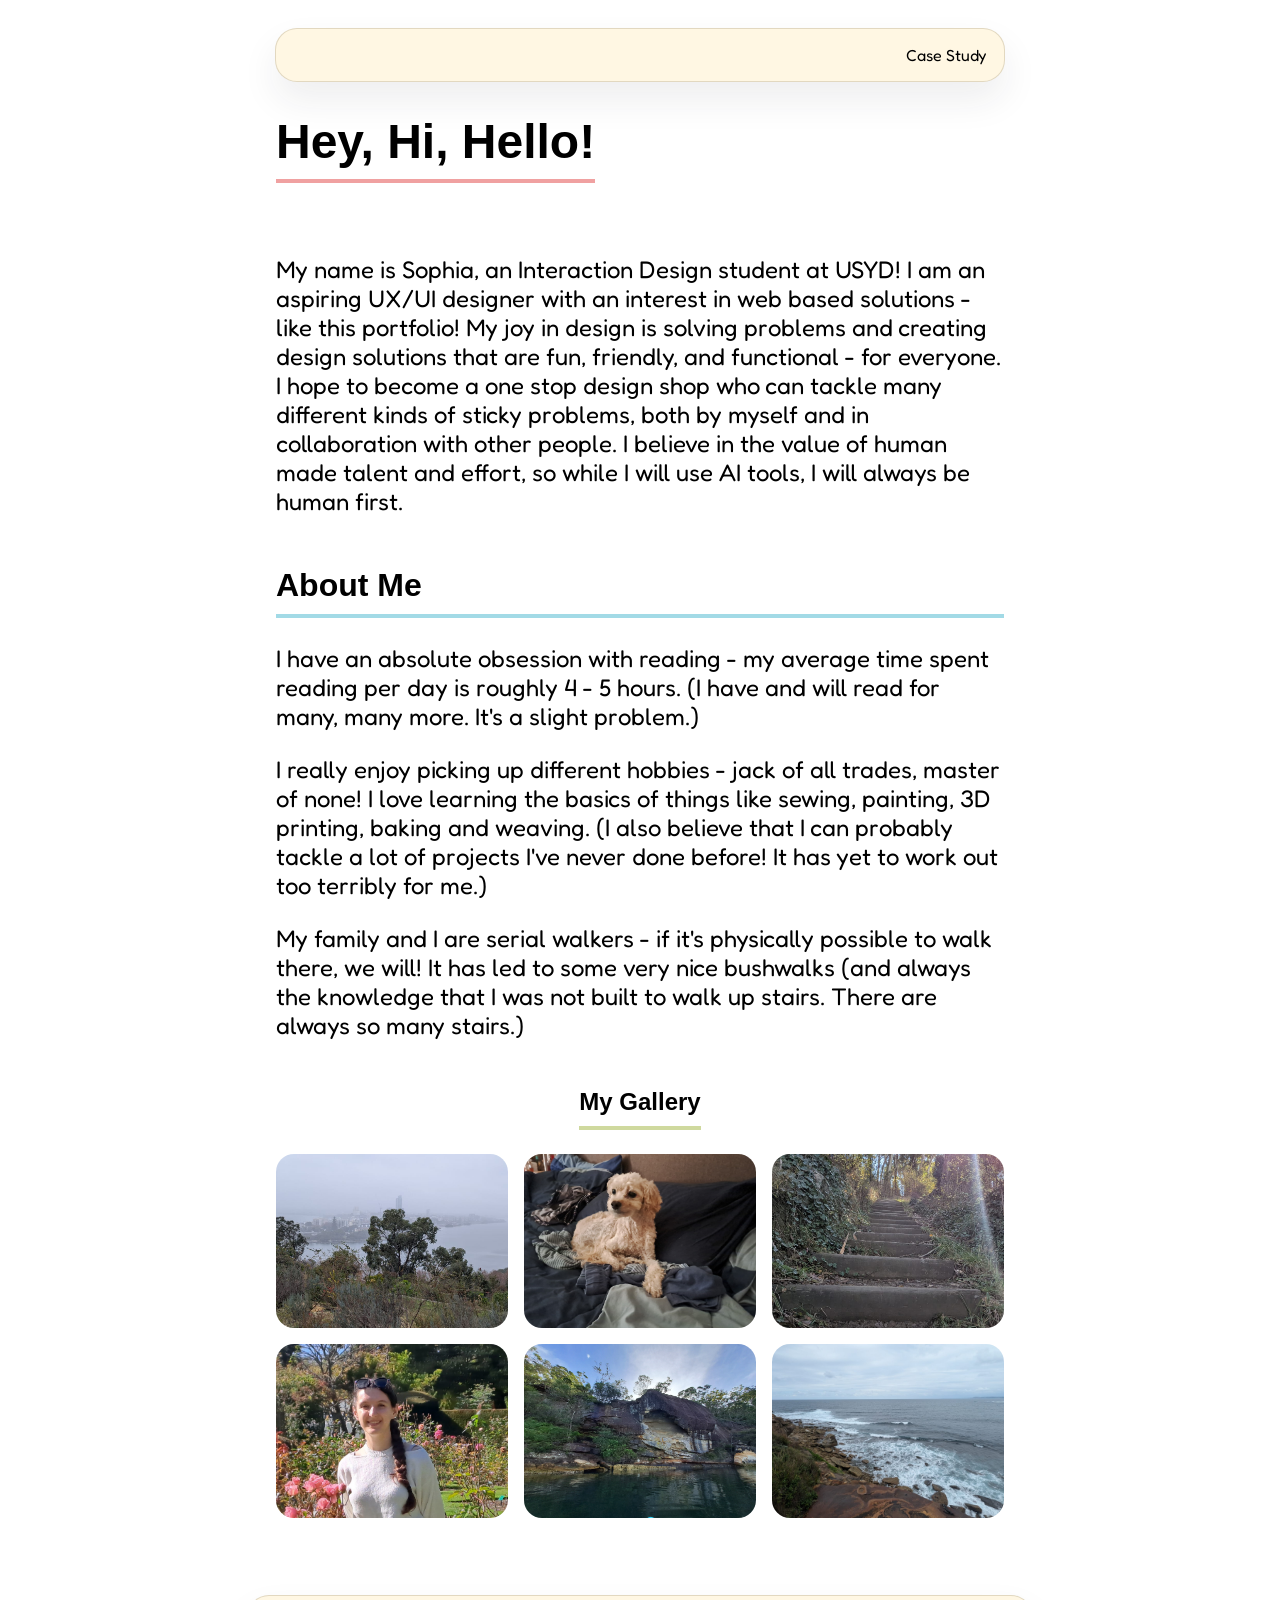
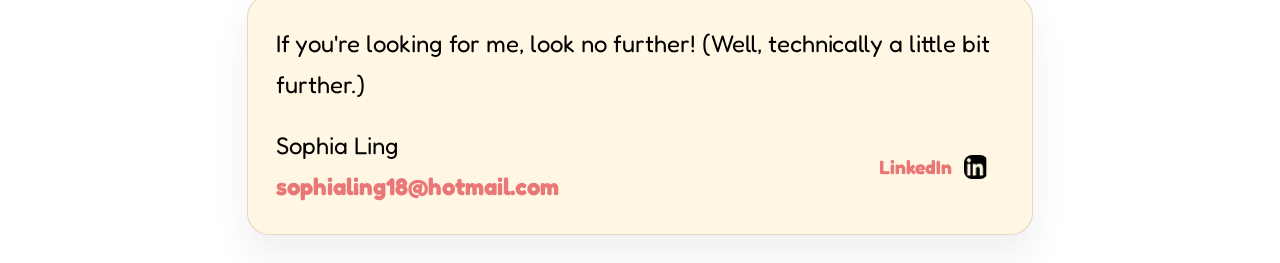
<file: index.html>
<!DOCTYPE html>

<head>
<link rel="stylesheet" href="style.css">
<style>
@import url('https://fonts.googleapis.com/css2?family=Fredoka:wght@300..700&family=Nunito:ital,wght@0,200..1000;1,200..1000&display=swap');
</style>

</head>
<body>
<div class="navigation">
    <ul>
        <li> <a href="case_study.html">Case Study</a></li>

    </ul>

</div>

<div class="hero-head">
    <div class="header_img">
    <h1 id="title"> Hey, Hi, Hello!</h1>
    
    </div>
    <p class="body-text">
        My name is Sophia, an Interaction Design student at USYD! I am an aspiring UX/UI designer with an interest in web based solutions - like this portfolio!
        My joy in design is solving problems and creating design solutions that are fun, friendly, and functional - for everyone.
        I hope to become a one stop design shop who can tackle many different kinds of sticky problems,
        both by myself and in collaboration with other people. I believe in the value of human made talent and effort, 
        so while I will use AI tools, I will always be human first. 
</p>

</div>

<div class="about-me">
    <h2> About Me</h2>
    <p class="body-text">
        I have an absolute obsession with reading - my average time spent reading per day is roughly 4 - 5 hours. (I have and will read for many, many more. It's a slight problem.)
    </p>
    <p class="body-text">
        I really enjoy picking up different hobbies - jack of all trades, master of none! I love learning the basics of things like sewing,
        painting, 3D printing, baking and weaving. (I also believe that I can probably tackle a lot of projects I've never done before! It
        has yet to work out too terribly for me.)
    </p>
    <p class="body-text">My family and I are serial walkers - if it's physically possible to walk there, we will! It has led to some very nice 
        bushwalks (and always the knowledge that I was not built to walk up stairs. There are always so many stairs.) </p>
</div>
<h3>My Gallery  </h3>
<div class="image-grid">
    <div class="grid">
        <img src="img\mountain.jpg" alt="Mountain View">
        </div>
    <div class="grid">
        <img src="img\moredoggi.jpeg" alt="my dog!">
    </div>
    <div class="grid">
        <img src="img\stairs.jpg" alt="so many stairs">
    </div>
    <div class="grid">
        <img class="profile-pic" src="img/profpiccrop.JPG" alt="My Profile Picture">
    </div>
    <div class="grid">
        <img src="img\water.jpg" alt="water and a cliff">
    </div>
   
    <div class="grid">
        <img src="img\cliff.jpg" alt="a seaside cliff">
    </div>
    
</div>

<footer class="contact">
    <p class="body-text">If you're looking for me, look no further! (Well, technically a little bit further.)
        </p>
    <p class="body-text">Sophia Ling <br>
        <a href="mailto:sophialing18@hotmail.com">sophialing18@hotmail.com</a>
    </p>

        <div class="linkedin">
         <p> <a href="https://www.linkedin.com/in/sophia-ling-a378103b4/">LinkedIn</a></p>
            <img id="logo" src="img\InBug-Black.png" alt="linkedin logo">
    </div>
</footer>
</file>
<file: style.css>
#title {
    font-family: 'Chiron GoRound TC', sans-serif;
    font-size:3rem;
    padding-bottom:10px;
    
}

.header_img {
    display:flex;
    flex-direction:row;
    align-items:center;
    gap:16px;
    padding-bottom:16px;
}

.header_img img {
    max-width:40%;
    height: auto;
    border-radius: 20%;
}
.navigation {
    background-color: #fff7e3;
    border: 1px solid rgba(173, 159, 126, 0.35);
    border-radius: 22px;
    box-shadow: 0 18px 36px rgba(37, 41, 45, 0.08);
}
.navigation ul {
    list-style: none;
    padding:0;
    margin: 0;

}

.navigation ul li {
    float:right;
    padding: 14px 16px;
   
}

.navigation ul li a {
    font-family: 'Fredoka', sans-serif;
    display:block;
    text-align:center;
    text-decoration:none;
    color:black;
    padding:2px;
    
}

.navigation ul li a:hover {
    background-color:#f0a1a1;
    color:white;
    border-radius: 8px;
    padding:2px;
}

body {
    display: flex;
    flex-direction: column;
    align-items: center;
    justify-content: flex-start;
    padding: 20px;
    margin-left: 20%;
    margin-right: 20%;
}

/* Keep the navigation full-width while centering the page content */
.navigation {
    width: 100%;
    max-width: 1200px;
}

.navigation ul {
    display: flex;
    justify-content: flex-end;
}

.body-text {
    font-family: 'Fredoka', sans-serif;
    font-size:x-large;
}

/* General card styling */
.cards {
    display:grid;
    grid-auto-flow: column;
    font-family:'Fredoka', sans-serif;
    gap:16px;
    justify-content: center;
}

.card {
    text-align: center;
    padding-left: 12px;
    padding-right:12px;
}

/*id cards for the different colors I need */
#r1 {
    background-color:#fee9ae;
    border-radius: 8px
}

#r2 {
    background-color:#efd079;
    border-radius: 8px;
}

#r3 {
    background-color:#f0ca60;
    border-radius: 8px;
}

#t1 {
    background-color:#cfd99e;
    border-radius: 8px
}

#t2 {
    background-color:#b7cb59;
    border-radius: 8px
}

#p1 {
    background-color:#d1e7eb;
    border-radius: 8px
}

#p2 {
    background-color:#a2dae6;
    border-radius: 8px
}

#s1 {
    background-color:#f0babb;
    border-radius: 8px
}

#s2 {
    background-color:#f0a1a1;
    border-radius: 8px
}

/*bar styling*/

#br1 {
    background-color:#fee9ae;
    border-radius: 8px;
    padding: 12px;
    margin-bottom: 16px;
}
#br2 {
    background-color:#f0babb;
    border-radius: 8px;
    padding: 12px;
    margin-bottom: 16px;
}
#br3 {
    background-color:#cfd99e;
    border-radius: 8px;
    padding: 12px;
    margin-bottom: 16px;
}
#br4 {
    background-color:#d1e7eb;
    border-radius: 8px;
    padding: 12px;
    margin-bottom: 16px; 
}


/*maybe change colors here if you have time */

#bres1 {
    background-color:#f0ca60;
    border-radius: 8px;
    padding: 12px;
    margin-bottom: 16px;
}
#bres2 {
    background-color:#a2dae6;
    border-radius: 8px;
    padding: 12px;
    margin-bottom: 16px;
}

#bres3 {
    background-color:#f0a1a1;
    border-radius: 8px;
    padding: 12px;
    margin-bottom: 16px;
}

img {
    max-width: 80%;
    height: auto;
}

.image-grid {
    display: grid;
    grid-template-columns: repeat(auto-fit, minmax(260px, 1fr));
    gap: 20px;
    width: 100%;
    max-width: 1400px;
    margin: 0 auto;
}

.image-grid .grid {
    overflow: hidden;
    border-radius: 18px;
    background: rgba(255, 255, 255, 0.92);
    padding: 0;
    display: flex;
    align-items: stretch;
    justify-content: center;
    aspect-ratio: 4 / 3;
}

.image-grid img {
    width: 100%;
    height: 100%;
    max-width: none;
    display: block;
    object-fit: cover;
    object-position: center center;
    border-radius: 12px;
}

.image-grid img.profile-pic {
    object-position: top center;
}

.screensflow1,
.screensflow2 {
    display: grid;
    grid-template-columns: repeat(auto-fit, minmax(220px, 1fr));
    grid-auto-rows: 1fr;
    gap: 16px;
    width: 100%;
    justify-items: center;
}

.screensflow2 {
    padding-top:16px;
    display: grid;
    grid-template-columns: repeat(2, minmax(220px, 1fr));
    grid-auto-rows: 1fr;
    gap: 16px;
    width: 100%;
    justify-items: center;
}

.screen {
    width: 100%;
    max-width: 320px;
    aspect-ratio: 4 / 3;
    overflow: hidden;
    border-radius: 12px;
}

.screen img {
    display: block;
    width: 100%;
    height: 100%;
    object-fit: contain;
    object-position: center;
}

#rotate {
    transform: rotate(270deg);
    max-width: 60%;
    height: auto;
}

#short {
   
    max-width:60%;
}

.proto_images {
    display:flex;
    flex-direction: row;
    
}

h2 {
    font-family: 'Chiron GoRound TC', sans-serif;
    font-size:xx-large;
    padding-bottom:10px;
    border-bottom:#a2dae6 solid 4px;
}

h3 {
    font-family: 'Chiron GoRound TC', sans-serif;
    font-size:x-large;
    padding-bottom:10px;
    border-bottom:#cfd99e solid 4px;

}

h1 {
    font-family: 'Chiron GoRound TC', sans-serif;
    font-size:xx-large;
    padding-bottom:10px;
    border-bottom:#f0a1a1 solid 4px;
}

h4 {
    font-family: 'Chiron GoRound TC', sans-serif;
    font-size:x-large;
    padding-bottom:10px;
    border-bottom:#fee9ae solid 4px;
}

#care {
    font-style: italic;
    background-color:#cfd99e;
    border-radius: 8px;
    padding: 12px;}

#ceremony {
    font-style: italic;
    background-color:#fee9ae;
    border-radius: 8px;
    padding: 12px;
}

.emphasise {
    font-style:oblique;
    font-family:'Fredoka', sans-serif;
}

footer.contact {
    width: 100%;
    max-width: 1200px;
    margin-top: 40px;
    padding: 28px 28px 24px;
    background-color:#fff7e3;
    border: 1px solid rgba(173, 159, 126, 0.35);
    border-radius: 22px;
    box-shadow: 0 18px 36px rgba(37, 41, 45, 0.08);
    display: flex;
    flex-wrap: wrap;
    gap: 18px;
    align-items: center;
    justify-content: space-between;
}

footer.contact .body-text {
    margin: 0;
    line-height: 1.7;
    max-width: 46rem;
}

footer.contact a {
    color: #e97777;
    text-decoration: none;
    font-weight: 700;
}

footer.contact a:hover {
    text-decoration: underline;
}

footer.contact .linkedin {
    display: flex;
    font-family:'Fredoka', sans-serif;
    font-weight:200;
    font-size:larger;
    align-items: center;
    gap: 12px;
    padding: 12px 16px;
    border-radius: 14px;
   
}

footer.contact .linkedin img {
    width: 32px;
    height: auto;
    display: block;
    border-radius: 8px;
}





.features {
    display: flex;
    gap: 16px;
}

.features .feature:nth-child(1){
    background-color:#cfd99e;
    border-radius: 8px;
    padding:12px 60px;
}

.features .feature:nth-child(2){
    background-color: #b7cb59;
    border-radius: 8px;
    padding: 12px 60px;
}




.padded {
    padding: 16px;
}

.quote {
    font-style: italic;
    font-family: 'Fredoka', sans-serif;
    font-size:large;
    border-radius: 8px;
    padding: 12px;
    text-align: center;
}

.quote:nth-child(1) {
    background-color:#fee9ae
}
.quote:nth-child(2) {
    background-color:#f0babb
}
.quote:nth-child(3) {
    background-color:#cfd99e
}
/*skipped a number to account for included p class */
.quote:nth-child(5) {
    background-color:#d1e7eb
}

#impact {
    font-family: 'Chiron GoRound TC', sans-serif;
    font-size:xx-large;
    color:#e97777
}

#big {
    font-family:'Fredoka', sans-serif;
    font-size:xx-large;
    color:#e97777;
    font-weight:600;
}



.summary p:nth-child(2){
    background-color: #ffe9ea;
    border-radius: 8px;
    padding: 12px;
}

#logo {
    width: 24px;
    height: 24px;
}

.linkedin {
    display: flex;
    align-items: center;
    gap: 8px;
}

.image-grid {
    display: grid;
    grid-template-columns: 1fr 1fr 1fr;
    gap: 16px;
    width: 100%;
    justify-items: center;
    padding-bottom:5%;
}


/* 
.image-grid img {
    display: block;
    width: 100%;
    height: auto; /* Firefox-friendly image scaling */
    object-fit: contain;
    object-position: center;
} */

footer {
    width:100%;
    display: block;
    padding-left:10%;
    border: #f0ca60 dashed 4px;
   
}

.proto {
    padding-bottom:16px;
}
</file>
